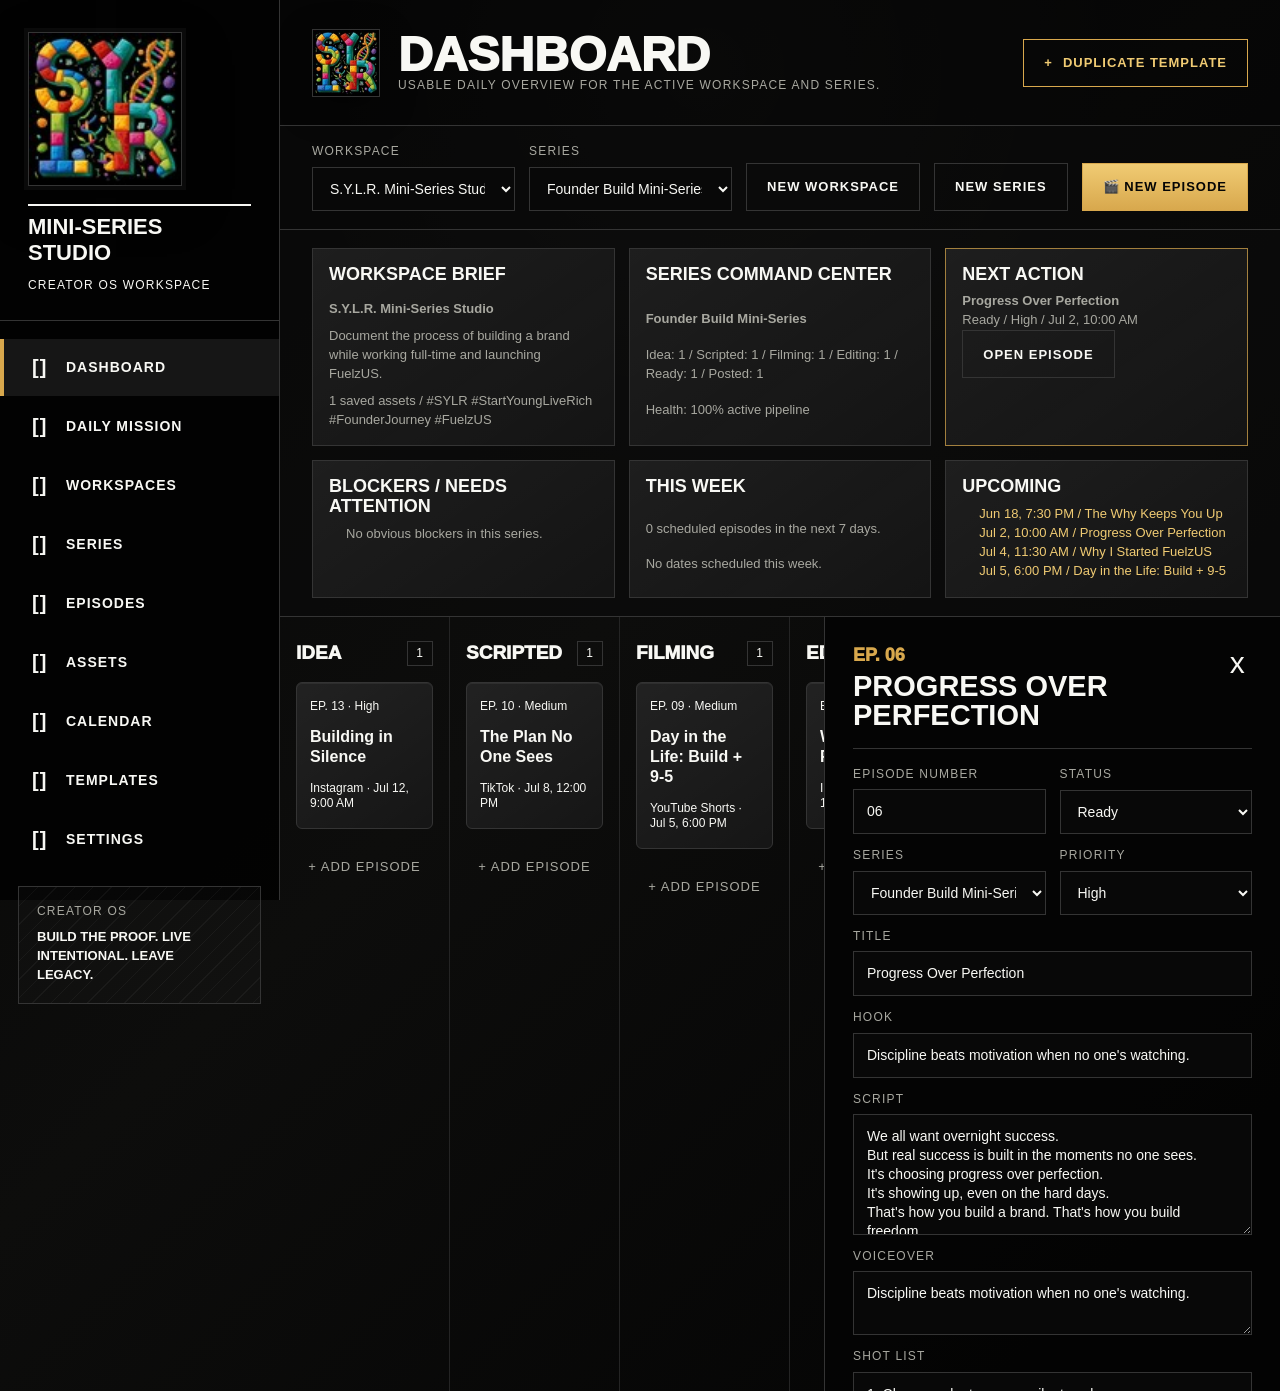
<file: index.html>
<!doctype html>
<html lang="en">
  <head>
    <meta charset="UTF-8" />
    <meta name="viewport" content="width=device-width, initial-scale=1.0" />
    <title>Creator OS - S.Y.L.R. Mini-Series Studio</title>
    <link rel="icon" type="image/jpeg" href="./assets/sylr-brand-icon.jpg" />
    <link rel="apple-touch-icon" href="./assets/sylr-brand-icon.jpg" />
    <link rel="stylesheet" href="./styles.css" />
  </head>
  <body>
    <div class="app-shell">
      <aside class="sidebar" aria-label="Creator OS navigation">
        <div class="brand-block">
          <img
            class="brand-icon"
            src="./assets/sylr-brand-icon.jpg"
            alt="S.Y.L.R. brand icon"
          />
          <div class="crown" aria-hidden="true">*</div>
          <div class="brand-mark">S.Y.L.R.</div>
          <div class="studio-name">Mini-Series Studio</div>
          <div class="brand-line">Creator OS Workspace</div>
        </div>
        <nav class="nav-list">
          <button class="nav-item active" type="button" data-module="dashboard">
            <span class="nav-icon" aria-hidden="true">[]</span>
            Dashboard
          </button>
          <button class="nav-item" type="button" data-module="dailyMission">
            <span class="nav-icon" aria-hidden="true">[]</span>
            Daily Mission
          </button>
          <button class="nav-item" type="button" data-module="workspaces">
            <span class="nav-icon" aria-hidden="true">[]</span>
            Workspaces
          </button>
          <button class="nav-item" type="button" data-module="series">
            <span class="nav-icon" aria-hidden="true">[]</span>
            Series
          </button>
          <button class="nav-item" type="button" data-module="episodes">
            <span class="nav-icon" aria-hidden="true">[]</span>
            Episodes
          </button>
          <button class="nav-item" type="button" data-module="assets">
            <span class="nav-icon" aria-hidden="true">[]</span>
            Assets
          </button>
          <button class="nav-item" type="button" data-module="calendar">
            <span class="nav-icon" aria-hidden="true">[]</span>
            Calendar
          </button>
          <button class="nav-item" type="button" data-module="templates">
            <span class="nav-icon" aria-hidden="true">[]</span>
            Templates
          </button>
          <button class="nav-item" type="button" data-module="settings">
            <span class="nav-icon" aria-hidden="true">[]</span>
            Settings
          </button>
        </nav>
        <div class="founder-card">
          <span>Creator OS</span>
          <strong>Build the proof. Live intentional. Leave legacy.</strong>
        </div>
      </aside>

      <main class="studio">
        <header class="topbar">
          <div class="dashboard-title">
            <img
              class="dashboard-icon"
              src="./assets/sylr-brand-icon.jpg"
              alt=""
              aria-hidden="true"
            />
            <div>
              <h1 id="moduleTitle">Dashboard</h1>
              <p id="moduleSubtitle">Manage short-form founder episodes from idea to post.</p>
            </div>
          </div>
          <button class="duplicate-btn" id="duplicateTemplate" type="button">
            <span aria-hidden="true">+</span>
            Duplicate Template
          </button>
        </header>

        <section class="mobile-summary" aria-label="Current selection">
          <div>
            <span id="mobileEpisode">EP. 06</span>
            <strong id="mobileTitle">Progress Over Perfection</strong>
          </div>
          <button class="mini-action" id="mobileDuplicate" type="button">Duplicate</button>
        </section>

        <section class="foundation-bar" aria-label="Workspace and series controls">
          <label>
            <span>Workspace</span>
            <select id="workspaceSelect"></select>
          </label>
          <label>
            <span>Series</span>
            <select id="seriesSelect"></select>
          </label>
          <button class="ghost-btn" id="newWorkspace" type="button">New Workspace</button>
          <button class="ghost-btn" id="newSeries" type="button">New Series</button>
          <button class="primary-btn" id="newEpisode" type="button">🎬 New Episode</button>
        </section>

        <section class="module-panel" id="modulePanel" aria-live="polite"></section>

        <section class="workspace" aria-label="Episode dashboard">
          <div class="board" id="board" aria-label="Episode status columns"></div>

          <aside class="inspector" aria-label="Episode editor">
            <div class="inspector-heading">
              <div>
                <span id="selectedEpisodeLabel">EP. 06</span>
                <h2 id="selectedEpisodeTitle">Progress Over Perfection</h2>
              </div>
              <button class="close-button" type="button" aria-label="Close editor">x</button>
            </div>

            <form id="episodeForm" class="episode-form">
              <div class="field-row two">
                <label>
                  <span>Episode Number</span>
                  <input name="episodeNumber" type="text" />
                </label>
                <label>
                  <span>Status</span>
                  <select name="status"></select>
                </label>
              </div>

              <div class="field-row two">
                <label>
                  <span>Series</span>
                  <select name="seriesId"></select>
                </label>
                <label>
                  <span>Priority</span>
                  <select name="priority">
                    <option>Low</option>
                    <option>Medium</option>
                    <option>High</option>
                    <option>Urgent</option>
                  </select>
                </label>
              </div>

              <label>
                <span>Title</span>
                <input name="title" type="text" />
              </label>

              <label>
                <span>Hook</span>
                <input name="hook" type="text" />
              </label>

              <label>
                <span>Script</span>
                <textarea name="script" rows="5"></textarea>
              </label>

              <label>
                <span>Voiceover</span>
                <textarea name="voiceover" rows="2"></textarea>
              </label>

              <label>
                <span>Shot List</span>
                <textarea name="shotList" rows="5"></textarea>
              </label>

              <label>
                <span>Caption</span>
                <textarea name="caption" rows="3"></textarea>
              </label>

              <label>
                <span>Hashtags</span>
                <input name="hashtags" type="text" />
              </label>

              <div class="field-row two">
                <label>
                  <span>Product Tie-In</span>
                  <input name="productTieIn" type="text" />
                </label>
                <label>
                  <span>Platform</span>
                  <select name="platform">
                    <option>TikTok</option>
                    <option>Instagram</option>
                    <option>YouTube Shorts</option>
                    <option>LinkedIn</option>
                  </select>
                </label>
              </div>

              <div class="field-row two">
                <label>
                  <span>Content Type</span>
                  <select name="contentType">
                    <option>Short-form Video</option>
                    <option>Carousel</option>
                    <option>Story</option>
                    <option>Long-form Video</option>
                  </select>
                </label>
                <label>
                  <span>Source Type</span>
                  <select name="sourceType">
                    <option>Founder Original</option>
                    <option>Customer Question</option>
                    <option>Product Moment</option>
                    <option>Behind the Scenes</option>
                  </select>
                </label>
              </div>

              <div class="field-row two">
                <label>
                  <span>Publish Date</span>
                  <input name="publishDate" type="date" />
                </label>
                <label>
                  <span>Publish Time</span>
                  <input name="publishTime" type="time" />
                </label>
              </div>

              <label>
                <span>Scheduled Post Date</span>
                <input name="scheduledPostDate" type="datetime-local" />
              </label>

              <div class="form-actions">
                <button class="ghost-btn" type="button" id="saveDraft">Save Draft</button>
                <button class="primary-btn" type="submit">Update Episode</button>
              </div>
            </form>
          </aside>
        </section>
      </main>
    </div>
    <div class="toast" id="toast" role="status" aria-live="polite"></div>
    <input id="importFile" type="file" accept="application/json" hidden />
    <script src="./app.js"></script>
  </body>
</html>
</file>
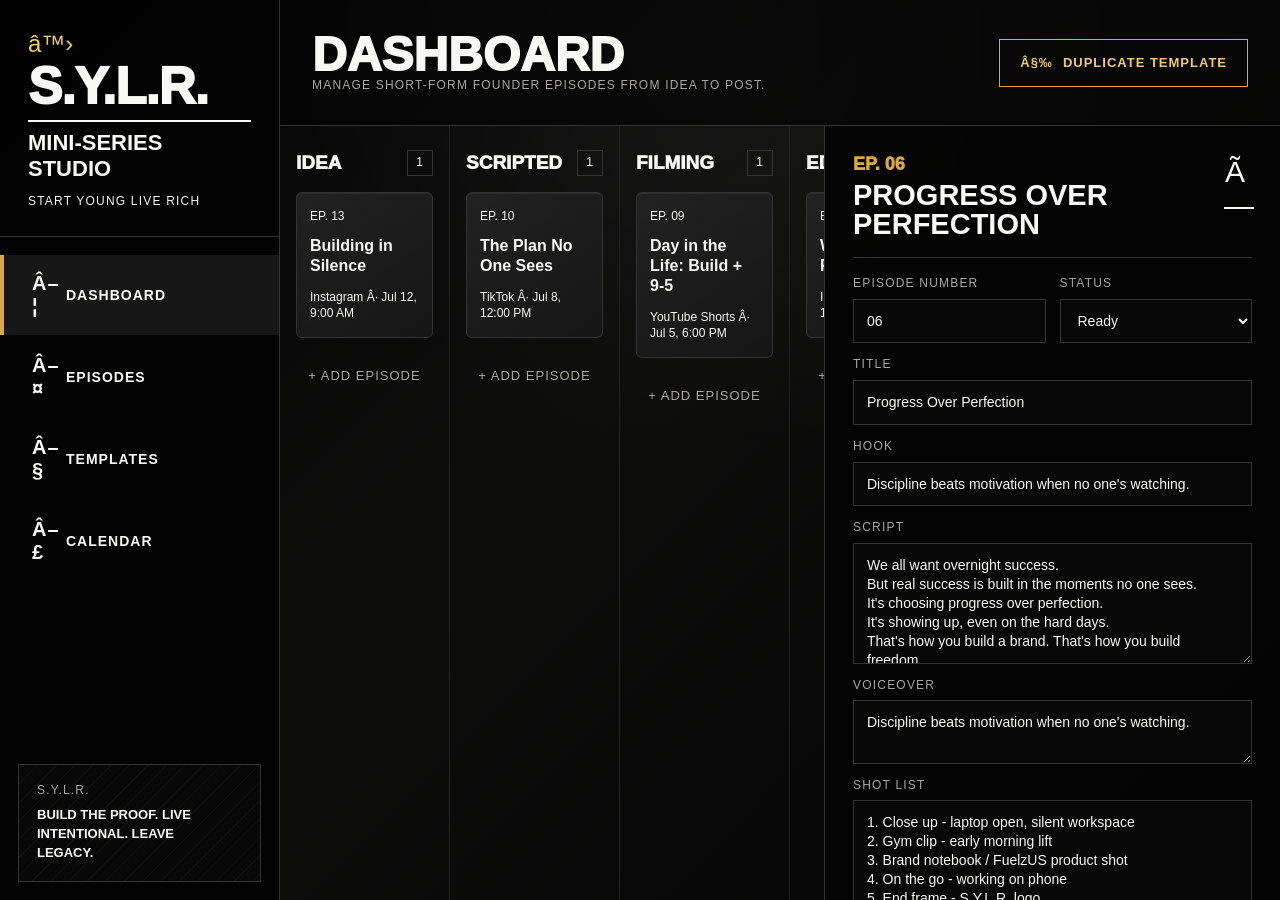
<file: sylr-mini-series-studio.html>
﻿<!doctype html>
<html lang="en">
  <head>
    <meta charset="UTF-8" />
    <meta name="viewport" content="width=device-width, initial-scale=1.0" />
    <title>S.Y.L.R. Mini-Series Studio</title>
    <style>
:root {
  --black: #050505;
  --ink: #0a0a0a;
  --panel: #111111;
  --panel-2: #171717;
  --line: #343434;
  --line-soft: #242424;
  --white: #f8f8f4;
  --muted: #a8a8a0;
  --dim: #73736c;
  --gold: #d8a84d;
  --gold-2: #f0cb73;
  --success: #d7f2b4;
  --radius: 6px;
  --shadow: 0 18px 70px rgba(0, 0, 0, 0.45);
  font-family:
    "Arial Narrow", "Roboto Condensed", "Helvetica Neue", Arial, sans-serif;
}

* {
  box-sizing: border-box;
}

body {
  margin: 0;
  min-height: 100vh;
  background:
    radial-gradient(circle at 55% 5%, rgba(255, 255, 255, 0.045), transparent 26rem),
    linear-gradient(135deg, #050505 0%, #0d0d0c 46%, #030303 100%);
  color: var(--white);
  letter-spacing: 0;
}

button,
input,
select,
textarea {
  font: inherit;
}

button {
  cursor: pointer;
}

.app-shell {
  display: grid;
  grid-template-columns: 280px minmax(0, 1fr);
  min-height: 100vh;
}

.sidebar {
  position: sticky;
  top: 0;
  height: 100vh;
  border-right: 1px solid var(--line);
  background: rgba(3, 3, 3, 0.92);
  display: flex;
  flex-direction: column;
}

.brand-block {
  padding: 32px 28px 26px;
  border-bottom: 1px solid var(--line);
}

.crown {
  color: var(--gold-2);
  font-size: 24px;
  line-height: 1;
  margin-bottom: 8px;
}

.brand-mark {
  font-size: clamp(42px, 4vw, 58px);
  line-height: 0.9;
  font-weight: 950;
  letter-spacing: -1px;
  white-space: nowrap;
}

.studio-name {
  display: inline-block;
  margin-top: 10px;
  padding-top: 8px;
  border-top: 2px solid var(--white);
  text-transform: uppercase;
  font-size: 22px;
  font-weight: 900;
}

.brand-line,
.topbar p,
.field-row span,
label span,
.column-count,
.episode-meta,
.founder-card span {
  color: var(--muted);
  text-transform: uppercase;
  font-size: 12px;
  line-height: 1.3;
  letter-spacing: 1.2px;
}

.brand-line {
  margin-top: 12px;
  color: var(--white);
}

.nav-list {
  display: grid;
  gap: 2px;
  padding: 18px 0;
}

.nav-item {
  width: 100%;
  display: flex;
  align-items: center;
  gap: 14px;
  border: 0;
  border-left: 4px solid transparent;
  padding: 17px 28px;
  background: transparent;
  color: var(--white);
  text-align: left;
  text-transform: uppercase;
  font-size: 14px;
  font-weight: 800;
  letter-spacing: 1px;
}

.nav-item.active,
.nav-item:hover {
  border-left-color: var(--gold);
  background: rgba(255, 255, 255, 0.08);
}

.nav-icon {
  width: 20px;
  color: var(--white);
  font-size: 20px;
}

.founder-card {
  margin: auto 18px 18px;
  border: 1px solid var(--line);
  padding: 18px;
  min-height: 118px;
  display: grid;
  align-content: end;
  background:
    linear-gradient(rgba(255, 255, 255, 0.02), rgba(255, 255, 255, 0.02)),
    repeating-linear-gradient(135deg, rgba(255, 255, 255, 0.04) 0 1px, transparent 1px 13px);
}

.founder-card strong {
  display: block;
  margin-top: 8px;
  max-width: 160px;
  font-size: 13px;
  text-transform: uppercase;
  line-height: 1.45;
}

.studio {
  min-width: 0;
}

.topbar {
  min-height: 126px;
  display: flex;
  align-items: center;
  justify-content: space-between;
  gap: 24px;
  padding: 28px 32px;
  border-bottom: 1px solid var(--line);
  background: rgba(5, 5, 5, 0.72);
}

h1,
h2,
h3,
p {
  margin: 0;
}

h1 {
  text-transform: uppercase;
  font-size: clamp(36px, 5vw, 48px);
  line-height: 0.95;
  font-weight: 950;
}

.duplicate-btn,
.primary-btn,
.ghost-btn,
.mini-action {
  min-height: 48px;
  border: 1px solid var(--gold);
  background: transparent;
  color: var(--gold-2);
  padding: 0 20px;
  text-transform: uppercase;
  font-size: 13px;
  font-weight: 900;
  letter-spacing: 1px;
}

.duplicate-btn {
  display: inline-flex;
  align-items: center;
  gap: 10px;
  white-space: nowrap;
}

.workspace {
  display: grid;
  grid-template-columns: minmax(0, 1fr) minmax(360px, 455px);
  min-height: calc(100vh - 126px);
}

.board {
  display: grid;
  grid-template-columns: repeat(6, minmax(170px, 1fr));
  overflow-x: auto;
  border-right: 1px solid var(--line);
}

.status-column {
  min-width: 170px;
  border-right: 1px solid var(--line-soft);
  padding: 24px 16px 18px;
}

.column-header {
  display: flex;
  align-items: center;
  justify-content: space-between;
  gap: 10px;
  margin-bottom: 16px;
}

.column-title {
  text-transform: uppercase;
  font-size: 19px;
  font-weight: 950;
}

.column-count {
  color: var(--white);
  border: 1px solid var(--line);
  padding: 4px 8px;
}

.episode-list {
  display: grid;
  gap: 10px;
}

.episode-card {
  width: 100%;
  min-height: 132px;
  border: 1px solid var(--line);
  border-radius: var(--radius);
  background:
    linear-gradient(145deg, rgba(255, 255, 255, 0.07), rgba(255, 255, 255, 0.018)),
    var(--panel);
  color: var(--white);
  text-align: left;
  padding: 16px 13px;
  box-shadow: inset 0 1px 0 rgba(255, 255, 255, 0.06);
}

.episode-card:hover,
.episode-card.selected {
  border-color: var(--gold);
}

.episode-card.selected {
  box-shadow:
    0 0 0 1px rgba(216, 168, 77, 0.34),
    var(--shadow);
}

.episode-card strong {
  display: block;
  margin: 12px 0 14px;
  font-size: 16px;
  line-height: 1.25;
}

.episode-meta {
  display: flex;
  align-items: center;
  gap: 8px;
  color: var(--white);
  text-transform: none;
  letter-spacing: 0;
}

.add-episode {
  margin-top: 16px;
  width: 100%;
  border: 0;
  color: var(--muted);
  background: transparent;
  text-transform: uppercase;
  font-size: 13px;
  letter-spacing: 1px;
  padding: 14px 0;
}

.inspector {
  background: rgba(4, 4, 4, 0.9);
  padding: 28px;
  overflow: auto;
  max-height: calc(100vh - 126px);
}

.inspector-heading {
  display: flex;
  align-items: flex-start;
  justify-content: space-between;
  gap: 16px;
  padding-bottom: 18px;
  border-bottom: 1px solid var(--line);
}

.inspector-heading span {
  color: var(--gold);
  font-size: 18px;
  font-weight: 950;
}

.inspector-heading h2 {
  margin-top: 6px;
  font-size: 29px;
  line-height: 1;
  text-transform: uppercase;
}

.close-button {
  width: 34px;
  height: 34px;
  border: 0;
  background: transparent;
  color: var(--white);
  font-size: 30px;
}

.episode-form {
  display: grid;
  gap: 14px;
  padding-top: 18px;
}

label {
  display: grid;
  gap: 7px;
}

input,
select,
textarea {
  width: 100%;
  border: 1px solid var(--line);
  border-radius: 0;
  background: #080808;
  color: var(--white);
  padding: 12px 13px;
  outline: none;
  font-size: 14px;
  line-height: 1.35;
}

textarea {
  resize: vertical;
}

input:focus,
select:focus,
textarea:focus {
  border-color: var(--gold);
}

.field-row {
  display: grid;
  gap: 14px;
}

.field-row.two {
  grid-template-columns: repeat(2, minmax(0, 1fr));
}

.form-actions {
  display: grid;
  grid-template-columns: 1fr 1.15fr;
  gap: 12px;
  padding-top: 6px;
}

.primary-btn {
  color: var(--black);
  background: linear-gradient(180deg, var(--gold-2), var(--gold));
}

.ghost-btn {
  border-color: var(--line);
  color: var(--white);
}

.mobile-summary {
  display: none;
  border-bottom: 1px solid var(--line);
  padding: 14px 16px;
  align-items: center;
  justify-content: space-between;
  gap: 14px;
}

.mobile-summary span {
  display: block;
  color: var(--gold);
  font-weight: 950;
}

.mobile-summary strong {
  display: block;
  margin-top: 3px;
  text-transform: uppercase;
}

.toast {
  position: fixed;
  left: 50%;
  bottom: 24px;
  transform: translateX(-50%) translateY(20px);
  opacity: 0;
  pointer-events: none;
  border: 1px solid var(--gold);
  background: #0a0a0a;
  color: var(--white);
  padding: 12px 16px;
  text-transform: uppercase;
  font-size: 13px;
  font-weight: 900;
  letter-spacing: 1px;
  transition: 180ms ease;
}

.toast.show {
  opacity: 1;
  transform: translateX(-50%) translateY(0);
}

@media (max-width: 1180px) {
  .app-shell {
    grid-template-columns: 220px minmax(0, 1fr);
  }

  .workspace {
    grid-template-columns: 1fr;
  }

  .inspector {
    max-height: none;
    border-top: 1px solid var(--line);
  }
}

@media (max-width: 760px) {
  .app-shell {
    display: block;
  }

  .sidebar {
    position: static;
    height: auto;
    border-right: 0;
  }

  .brand-block {
    padding: 22px 18px 18px;
  }

  .brand-mark {
    font-size: 46px;
  }

  .studio-name {
    font-size: 17px;
  }

  .nav-list {
    display: flex;
    overflow-x: auto;
    padding: 0 12px 14px;
  }

  .nav-item {
    min-width: max-content;
    border-left: 0;
    border-bottom: 3px solid transparent;
    padding: 12px 10px;
    font-size: 12px;
  }

  .nav-item.active,
  .nav-item:hover {
    border-bottom-color: var(--gold);
  }

  .founder-card {
    display: none;
  }

  .topbar {
    min-height: auto;
    display: grid;
    padding: 20px 16px;
  }

  h1 {
    font-size: 38px;
  }

  .duplicate-btn,
  .mobile-summary,
  .form-actions,
  .field-row.two {
    grid-template-columns: 1fr;
  }

  .mobile-summary {
    display: flex;
  }

  .workspace {
    min-height: 0;
  }

  .board {
    grid-template-columns: 1fr;
    overflow: visible;
    border-right: 0;
  }

  .status-column {
    min-width: 0;
    border-right: 0;
    border-bottom: 1px solid var(--line);
    padding: 18px 16px;
  }

  .episode-list {
    grid-template-columns: repeat(auto-fit, minmax(210px, 1fr));
  }

  .inspector {
    padding: 22px 16px;
  }

  .inspector-heading h2 {
    font-size: 24px;
  }
}

</style>
  </head>
  <body>
    <div class="app-shell">
      <aside class="sidebar" aria-label="Studio navigation">
        <div class="brand-block">
          <div class="crown" aria-hidden="true">â™›</div>
          <div class="brand-mark">S.Y.L.R.</div>
          <div class="studio-name">Mini-Series Studio</div>
          <div class="brand-line">Start Young Live Rich</div>
        </div>
        <nav class="nav-list">
          <button class="nav-item active" type="button">
            <span class="nav-icon" aria-hidden="true">â–¦</span>
            Dashboard
          </button>
          <button class="nav-item" type="button">
            <span class="nav-icon" aria-hidden="true">â–¤</span>
            Episodes
          </button>
          <button class="nav-item" type="button">
            <span class="nav-icon" aria-hidden="true">â–§</span>
            Templates
          </button>
          <button class="nav-item" type="button">
            <span class="nav-icon" aria-hidden="true">â–£</span>
            Calendar
          </button>
        </nav>
        <div class="founder-card">
          <span>S.Y.L.R.</span>
          <strong>Build the proof. Live intentional. Leave legacy.</strong>
        </div>
      </aside>

      <main class="studio">
        <header class="topbar">
          <div>
            <h1>Dashboard</h1>
            <p>Manage short-form founder episodes from idea to post.</p>
          </div>
          <button class="duplicate-btn" id="duplicateTemplate" type="button">
            <span aria-hidden="true">â§‰</span>
            Duplicate Template
          </button>
        </header>

        <section class="mobile-summary" aria-label="Current selection">
          <div>
            <span id="mobileEpisode">EP. 06</span>
            <strong id="mobileTitle">Progress Over Perfection</strong>
          </div>
          <button class="mini-action" id="mobileDuplicate" type="button">Duplicate</button>
        </section>

        <section class="workspace" aria-label="Episode dashboard">
          <div class="board" id="board" aria-label="Episode status columns"></div>

          <aside class="inspector" aria-label="Episode editor">
            <div class="inspector-heading">
              <div>
                <span id="selectedEpisodeLabel">EP. 06</span>
                <h2 id="selectedEpisodeTitle">Progress Over Perfection</h2>
              </div>
              <button class="close-button" type="button" aria-label="Close editor">Ã—</button>
            </div>

            <form id="episodeForm" class="episode-form">
              <div class="field-row two">
                <label>
                  <span>Episode Number</span>
                  <input name="episodeNumber" type="text" />
                </label>
                <label>
                  <span>Status</span>
                  <select name="status"></select>
                </label>
              </div>

              <label>
                <span>Title</span>
                <input name="title" type="text" />
              </label>

              <label>
                <span>Hook</span>
                <input name="hook" type="text" />
              </label>

              <label>
                <span>Script</span>
                <textarea name="script" rows="5"></textarea>
              </label>

              <label>
                <span>Voiceover</span>
                <textarea name="voiceover" rows="2"></textarea>
              </label>

              <label>
                <span>Shot List</span>
                <textarea name="shotList" rows="5"></textarea>
              </label>

              <label>
                <span>Caption</span>
                <textarea name="caption" rows="3"></textarea>
              </label>

              <label>
                <span>Hashtags</span>
                <input name="hashtags" type="text" />
              </label>

              <div class="field-row two">
                <label>
                  <span>Product Tie-In</span>
                  <input name="productTieIn" type="text" />
                </label>
                <label>
                  <span>Platform</span>
                  <select name="platform">
                    <option>TikTok</option>
                    <option>Instagram</option>
                    <option>YouTube Shorts</option>
                    <option>LinkedIn</option>
                  </select>
                </label>
              </div>

              <label>
                <span>Scheduled Post Date</span>
                <input name="scheduledPostDate" type="datetime-local" />
              </label>

              <div class="form-actions">
                <button class="ghost-btn" type="button" id="saveDraft">Save Draft</button>
                <button class="primary-btn" type="submit">Update Episode</button>
              </div>
            </form>
          </aside>
        </section>
      </main>
    </div>
    <div class="toast" id="toast" role="status" aria-live="polite"></div>
    <script>
const statuses = ["Idea", "Scripted", "Filming", "Editing", "Ready", "Posted"];

const templateEpisode = {
  title: "Founder Template: One Real Lesson",
  episodeNumber: "T01",
  hook: "Nobody sees this part, but this is where the brand gets built.",
  script:
    "Open on the after-hours work setup.\nName the problem in one sentence.\nShow the real action.\nTie it back to Start Young Live Rich.\nClose with one useful lesson.",
  voiceover: "The dream gets built when nobody is clapping yet.",
  shotList:
    "1. Laptop open after work\n2. Notes, orders, or product in frame\n3. Founder walking into the next task\n4. Close-up of the brand detail\n5. End frame with S.Y.L.R.",
  caption: "Building after hours still counts. Every focused rep compounds.",
  hashtags: "#SYLR #StartYoungLiveRich #FounderJourney #BuildInSilence #FuelzUS",
  productTieIn: "S.Y.L.R. founder story",
  platform: "TikTok",
  status: "Idea",
  scheduledPostDate: "2026-07-06T10:00",
};

let episodes = [
  {
    title: "Progress Over Perfection",
    episodeNumber: "06",
    hook: "Discipline beats motivation when no one's watching.",
    script:
      "We all want overnight success.\nBut real success is built in the moments no one sees.\nIt's choosing progress over perfection.\nIt's showing up, even on the hard days.\nThat's how you build a brand. That's how you build freedom.",
    voiceover: "Discipline beats motivation when no one's watching.",
    shotList:
      "1. Close up - laptop open, silent workspace\n2. Gym clip - early morning lift\n3. Brand notebook / FuelzUS product shot\n4. On the go - working on phone\n5. End frame - S.Y.L.R. logo",
    caption: "Progress isn't always loud. But it's always leading somewhere. #SYLR",
    hashtags: "#SYLR #StartYoungLiveRich #Discipline #FuelzUS #ProgressOverPerfection #FounderJourney",
    productTieIn: "FuelzUS Hydration",
    platform: "TikTok",
    status: "Ready",
    scheduledPostDate: "2026-07-02T10:00",
  },
  {
    title: "The Why Keeps You Up",
    episodeNumber: "03",
    hook: "Full-time job by day. Brand builder by night.",
    script:
      "Clocking out doesn't mean the mission clocks out.\nFuelzUS started as a problem I wanted to solve.\nS.Y.L.R. is the reminder that the work has a bigger purpose.",
    voiceover: "If your why is real, the late nights start to make sense.",
    shotList:
      "1. Leaving work\n2. Night desk setup\n3. FuelzUS route notes\n4. Packing sample product\n5. Founder reflection shot",
    caption: "The schedule is full because the vision is bigger.",
    hashtags: "#SYLR #FuelzUS #FounderLife #FullTimeFounder #StartYoungLiveRich",
    productTieIn: "FuelzUS launch story",
    platform: "Instagram",
    status: "Posted",
    scheduledPostDate: "2026-06-18T19:30",
  },
  {
    title: "Building in Silence",
    episodeNumber: "13",
    hook: "Some chapters are meant to be quiet until they are solid.",
    script:
      "Everybody wants the announcement.\nFew people respect the reps before it.\nThis week is about documenting the build, not performing success.",
    voiceover: "Build the thing before you ask the world to believe in it.",
    shotList:
      "1. Silent planning board\n2. Founder checking product notes\n3. Quick workout cutaway\n4. FuelzUS delivery prep\n5. S.Y.L.R. hoodie detail",
    caption: "Build in silence. Let the results introduce the standard.",
    hashtags: "#BuildInSilence #SYLR #StartYoungLiveRich #FounderJourney",
    productTieIn: "S.Y.L.R. hoodie",
    platform: "Instagram",
    status: "Idea",
    scheduledPostDate: "2026-07-12T09:00",
  },
  {
    title: "The Plan No One Sees",
    episodeNumber: "10",
    hook: "A brand is not built from vibes. It is built from systems.",
    script:
      "Content, product, delivery, follow-up.\nEvery part needs a system.\nFuelzUS taught me that the back end matters as much as the front camera.",
    voiceover: "The plan behind the brand is what makes the brand last.",
    shotList:
      "1. Weekly planning page\n2. Order tracker glance\n3. Recording setup\n4. Product tie-in close-up\n5. Founder walking out with purpose",
    caption: "The unseen system is the visible advantage.",
    hashtags: "#FounderSystems #SYLR #FuelzUS #BrandBuilding",
    productTieIn: "FuelzUS order workflow",
    platform: "TikTok",
    status: "Scripted",
    scheduledPostDate: "2026-07-08T12:00",
  },
  {
    title: "Day in the Life: Build + 9-5",
    episodeNumber: "09",
    hook: "This is what building after the job really looks like.",
    script:
      "Early alarm. Work day. Short break. Brand tasks. FuelzUS follow-ups.\nNo glamour edit. Just the real rhythm of building something while life is still moving.",
    voiceover: "You do not need more hours. You need more intention with the hours you have.",
    shotList:
      "1. Alarm clock\n2. Commute or work bag\n3. Lunch-break notes\n4. Evening brand work\n5. FuelzUS delivery prep",
    caption: "Full-time schedule. Founder standard.",
    hashtags: "#DayInTheLife #SYLR #FuelzUS #FullTimeFounder",
    productTieIn: "FuelzUS daily use",
    platform: "YouTube Shorts",
    status: "Filming",
    scheduledPostDate: "2026-07-05T18:00",
  },
  {
    title: "Why I Started FuelzUS",
    episodeNumber: "08",
    hook: "I did not want another idea. I wanted a real solution.",
    script:
      "FuelzUS came from seeing a simple gap: people need better access to fuel and essentials when time is tight.\nThe mission is convenience with discipline behind it.",
    voiceover: "The best brands start by solving something real.",
    shotList:
      "1. Founder talking to camera\n2. FuelzUS notes\n3. Product/service moment\n4. Local route shot\n5. S.Y.L.R. closing line",
    caption: "Start with a real problem. Build the solution with standards.",
    hashtags: "#FuelzUS #SYLR #StartupStory #FounderJourney",
    productTieIn: "FuelzUS origin",
    platform: "Instagram",
    status: "Editing",
    scheduledPostDate: "2026-07-04T11:30",
  },
];

let selectedIndex = 0;

const board = document.querySelector("#board");
const form = document.querySelector("#episodeForm");
const toast = document.querySelector("#toast");
const statusSelect = form.elements.status;

statuses.forEach((status) => {
  const option = document.createElement("option");
  option.value = status;
  option.textContent = status;
  statusSelect.append(option);
});

function formatEpisodeNumber(value) {
  return `EP. ${value}`;
}

function formatDate(value) {
  if (!value) return "Unscheduled";
  return new Intl.DateTimeFormat("en", {
    month: "short",
    day: "numeric",
    hour: "numeric",
    minute: "2-digit",
  }).format(new Date(value));
}

function renderBoard() {
  board.innerHTML = "";

  statuses.forEach((status) => {
    const column = document.createElement("section");
    column.className = "status-column";
    column.setAttribute("aria-label", `${status} episodes`);

    const statusEpisodes = episodes
      .map((episode, index) => ({ episode, index }))
      .filter(({ episode }) => episode.status === status);

    column.innerHTML = `
      <div class="column-header">
        <h3 class="column-title">${status}</h3>
        <span class="column-count">${statusEpisodes.length}</span>
      </div>
      <div class="episode-list"></div>
      <button class="add-episode" type="button">+ Add Episode</button>
    `;

    const list = column.querySelector(".episode-list");
    statusEpisodes.forEach(({ episode, index }) => {
      const card = document.createElement("button");
      card.className = `episode-card${index === selectedIndex ? " selected" : ""}`;
      card.type = "button";
      card.innerHTML = `
        <span class="episode-meta">${formatEpisodeNumber(episode.episodeNumber)}</span>
        <strong>${episode.title}</strong>
        <span class="episode-meta">${episode.platform} Â· ${formatDate(episode.scheduledPostDate)}</span>
      `;
      card.addEventListener("click", () => {
        selectedIndex = index;
        syncSelection();
      });
      list.append(card);
    });

    column.querySelector(".add-episode").addEventListener("click", () => duplicateTemplate(status));
    board.append(column);
  });
}

function syncSelection() {
  const episode = episodes[selectedIndex];
  document.querySelector("#selectedEpisodeLabel").textContent = formatEpisodeNumber(episode.episodeNumber);
  document.querySelector("#selectedEpisodeTitle").textContent = episode.title;
  document.querySelector("#mobileEpisode").textContent = formatEpisodeNumber(episode.episodeNumber);
  document.querySelector("#mobileTitle").textContent = episode.title;

  Object.entries(episode).forEach(([key, value]) => {
    if (form.elements[key]) form.elements[key].value = value;
  });

  renderBoard();
}

function readForm() {
  const nextEpisode = { ...episodes[selectedIndex] };
  Object.keys(nextEpisode).forEach((key) => {
    if (form.elements[key]) nextEpisode[key] = form.elements[key].value;
  });
  return nextEpisode;
}

function duplicateTemplate(status = "Idea") {
  const nextNumber = String(Math.max(...episodes.map((episode) => Number(episode.episodeNumber) || 0)) + 1).padStart(2, "0");
  const duplicate = {
    ...templateEpisode,
    episodeNumber: nextNumber,
    title: `Founder Build Log ${nextNumber}`,
    status,
  };

  episodes = [duplicate, ...episodes];
  selectedIndex = 0;
  syncSelection();
  showToast("Episode template duplicated");
}

function showToast(message) {
  toast.textContent = message;
  toast.classList.add("show");
  window.clearTimeout(showToast.timer);
  showToast.timer = window.setTimeout(() => toast.classList.remove("show"), 1800);
}

form.addEventListener("input", () => {
  episodes[selectedIndex] = readForm();
  syncSelection();
});

form.addEventListener("submit", (event) => {
  event.preventDefault();
  episodes[selectedIndex] = readForm();
  syncSelection();
  showToast("Episode updated");
});

document.querySelector("#duplicateTemplate").addEventListener("click", () => duplicateTemplate());
document.querySelector("#mobileDuplicate").addEventListener("click", () => duplicateTemplate());
document.querySelector("#saveDraft").addEventListener("click", () => showToast("Draft saved locally"));

syncSelection();

</script>
  </body>
</html>
</file>
<file: styles.css>
:root {
  --black: #050505;
  --ink: #0a0a0a;
  --panel: #111111;
  --panel-2: #171717;
  --line: #343434;
  --line-soft: #242424;
  --white: #f8f8f4;
  --muted: #a8a8a0;
  --dim: #73736c;
  --gold: #d8a84d;
  --gold-2: #f0cb73;
  --success: #d7f2b4;
  --radius: 6px;
  --shadow: 0 18px 70px rgba(0, 0, 0, 0.45);
  font-family:
    "Arial Narrow", "Roboto Condensed", "Helvetica Neue", Arial, sans-serif;
}

* {
  box-sizing: border-box;
}

body {
  margin: 0;
  min-height: 100vh;
  background:
    radial-gradient(circle at 55% 5%, rgba(255, 255, 255, 0.045), transparent 26rem),
    linear-gradient(135deg, #050505 0%, #0d0d0c 46%, #030303 100%);
  color: var(--white);
  letter-spacing: 0;
}

button,
input,
select,
textarea {
  font: inherit;
}

button {
  cursor: pointer;
}

.app-shell {
  display: grid;
  grid-template-columns: 280px minmax(0, 1fr);
  min-height: 100vh;
}

.sidebar {
  position: sticky;
  top: 0;
  height: 100vh;
  border-right: 1px solid var(--line);
  background: rgba(3, 3, 3, 0.92);
  display: flex;
  flex-direction: column;
}

.brand-block {
  padding: 32px 28px 26px;
  border-bottom: 1px solid var(--line);
}

.crown,
.brand-mark {
  display: none;
}

.brand-icon {
  display: block;
  width: min(100%, 154px);
  aspect-ratio: 1;
  object-fit: cover;
  border: 1px solid var(--line);
  box-shadow:
    0 0 0 4px rgba(255, 255, 255, 0.035),
    0 18px 44px rgba(0, 0, 0, 0.42);
}

.dashboard-title {
  display: flex;
  align-items: center;
  gap: 18px;
  min-width: 0;
}

.dashboard-icon {
  width: 68px;
  height: 68px;
  flex: 0 0 auto;
  object-fit: cover;
  border: 1px solid var(--line);
  box-shadow: 0 10px 34px rgba(0, 0, 0, 0.36);
}

.studio-name {
  display: inline-block;
  margin-top: 18px;
  padding-top: 8px;
  border-top: 2px solid var(--white);
  text-transform: uppercase;
  font-size: 22px;
  font-weight: 900;
}

.brand-line,
.topbar p,
.field-row span,
label span,
.column-count,
.episode-meta,
.founder-card span {
  color: var(--muted);
  text-transform: uppercase;
  font-size: 12px;
  line-height: 1.3;
  letter-spacing: 1.2px;
}

.brand-line {
  margin-top: 12px;
  color: var(--white);
}

.nav-list {
  display: grid;
  gap: 2px;
  padding: 18px 0;
}

.nav-item {
  width: 100%;
  display: flex;
  align-items: center;
  gap: 14px;
  border: 0;
  border-left: 4px solid transparent;
  padding: 17px 28px;
  background: transparent;
  color: var(--white);
  text-align: left;
  text-transform: uppercase;
  font-size: 14px;
  font-weight: 800;
  letter-spacing: 1px;
}

.nav-item.active,
.nav-item:hover {
  border-left-color: var(--gold);
  background: rgba(255, 255, 255, 0.08);
}

.nav-icon {
  width: 20px;
  color: var(--white);
  font-size: 20px;
}

.founder-card {
  margin: auto 18px 18px;
  border: 1px solid var(--line);
  padding: 18px;
  min-height: 118px;
  display: grid;
  align-content: end;
  background:
    linear-gradient(rgba(255, 255, 255, 0.02), rgba(255, 255, 255, 0.02)),
    repeating-linear-gradient(135deg, rgba(255, 255, 255, 0.04) 0 1px, transparent 1px 13px);
}

.founder-card strong {
  display: block;
  margin-top: 8px;
  max-width: 160px;
  font-size: 13px;
  text-transform: uppercase;
  line-height: 1.45;
}

.studio {
  min-width: 0;
}

.topbar {
  min-height: 126px;
  display: flex;
  align-items: center;
  justify-content: space-between;
  gap: 24px;
  padding: 28px 32px;
  border-bottom: 1px solid var(--line);
  background: rgba(5, 5, 5, 0.72);
}

h1,
h2,
h3,
p {
  margin: 0;
}

h1 {
  text-transform: uppercase;
  font-size: clamp(36px, 5vw, 48px);
  line-height: 0.95;
  font-weight: 950;
}

.duplicate-btn,
.primary-btn,
.ghost-btn,
.danger-btn,
.mini-action {
  min-height: 48px;
  border: 1px solid var(--gold);
  background: transparent;
  color: var(--gold-2);
  padding: 0 20px;
  text-transform: uppercase;
  font-size: 13px;
  font-weight: 900;
  letter-spacing: 1px;
}

.danger-btn {
  border-color: #7c2d2d;
  color: #f4b8b8;
}

.duplicate-btn {
  display: inline-flex;
  align-items: center;
  gap: 10px;
  white-space: nowrap;
}

.workspace {
  display: grid;
  grid-template-columns: minmax(0, 1fr) minmax(360px, 455px);
  min-height: calc(100vh - 126px);
}

.workspace.inspector-closed {
  grid-template-columns: minmax(0, 1fr);
}

.workspace.inspector-closed .inspector {
  display: none;
}

.foundation-bar {
  display: grid;
  grid-template-columns: minmax(180px, 1fr) minmax(180px, 1fr) auto auto auto;
  gap: 14px;
  align-items: end;
  padding: 18px 32px;
  border-bottom: 1px solid var(--line);
  background: rgba(8, 8, 8, 0.78);
}

.module-panel {
  display: grid;
  gap: 14px;
  padding: 18px 32px;
  border-bottom: 1px solid var(--line);
  background: rgba(10, 10, 10, 0.62);
}

.module-panel:empty {
  display: none;
}

.module-grid {
  display: grid;
  grid-template-columns: repeat(3, minmax(0, 1fr));
  gap: 14px;
}

.module-card {
  border: 1px solid var(--line);
  background:
    linear-gradient(145deg, rgba(255, 255, 255, 0.055), rgba(255, 255, 255, 0.012)),
    var(--panel);
  padding: 16px;
}

.drill-card {
  display: grid;
  gap: 8px;
  width: 100%;
  min-height: 100%;
  text-align: left;
  color: var(--white);
  cursor: pointer;
}

.drill-card:hover,
.drill-card:focus-visible {
  border-color: var(--gold);
}

.accent-card {
  border-color: rgba(216, 168, 77, 0.72);
}

.action-list li {
  display: flex;
  align-items: flex-start;
  justify-content: space-between;
  gap: 10px;
}

.action-list button {
  border: 0;
  background: transparent;
  color: var(--gold-2);
  padding: 0;
  text-align: left;
  font: inherit;
  cursor: pointer;
}

.lifecycle-list {
  display: grid;
  gap: 12px;
  padding-left: 0;
  list-style: none;
}

.lifecycle-list li {
  display: grid;
  gap: 7px;
  padding-bottom: 12px;
  border-bottom: 1px solid var(--line-soft);
}

.lifecycle-list strong {
  color: var(--white);
  font-size: 14px;
}

.lifecycle-list .module-actions {
  gap: 8px;
}

.lifecycle-list button {
  min-height: 34px;
  border: 1px solid var(--line);
  background: #080808;
  color: var(--gold-2);
  padding: 0 10px;
  text-transform: uppercase;
  font-size: 11px;
  font-weight: 900;
}

.module-card h3 {
  margin-bottom: 8px;
  text-transform: uppercase;
  font-size: 18px;
  line-height: 1.1;
}

.module-card p,
.module-list,
.module-card li {
  color: var(--muted);
  font-size: 13px;
  line-height: 1.45;
}

.module-list {
  margin: 8px 0 0;
  padding-left: 17px;
}

.module-form {
  display: grid;
  grid-template-columns: repeat(2, minmax(0, 1fr));
  gap: 12px;
}

.module-form label.full,
.module-form .full {
  grid-column: 1 / -1;
}

.module-actions {
  display: flex;
  flex-wrap: wrap;
  gap: 10px;
}

.mini-table {
  width: 100%;
  border-collapse: collapse;
  font-size: 13px;
}

.mini-table th,
.mini-table td {
  border-bottom: 1px solid var(--line-soft);
  padding: 9px 8px;
  text-align: left;
}

.mini-table th {
  color: var(--muted);
  text-transform: uppercase;
  font-size: 11px;
  letter-spacing: 1px;
}

.ai-output {
  min-height: 92px;
  border: 1px solid var(--line);
  background: #070707;
  padding: 12px;
  color: var(--white);
  white-space: pre-wrap;
}

.board {
  display: grid;
  grid-template-columns: repeat(6, minmax(170px, 1fr));
  overflow-x: auto;
  border-right: 1px solid var(--line);
}

.status-column {
  min-width: 170px;
  border-right: 1px solid var(--line-soft);
  padding: 24px 16px 18px;
}

.column-header {
  display: flex;
  align-items: center;
  justify-content: space-between;
  gap: 10px;
  margin-bottom: 16px;
}

.column-title {
  text-transform: uppercase;
  font-size: 19px;
  font-weight: 950;
}

.column-count {
  color: var(--white);
  border: 1px solid var(--line);
  padding: 4px 8px;
}

.episode-list {
  display: grid;
  gap: 10px;
}

.episode-card {
  width: 100%;
  min-height: 132px;
  border: 1px solid var(--line);
  border-radius: var(--radius);
  background:
    linear-gradient(145deg, rgba(255, 255, 255, 0.07), rgba(255, 255, 255, 0.018)),
    var(--panel);
  color: var(--white);
  text-align: left;
  padding: 16px 13px;
  box-shadow: inset 0 1px 0 rgba(255, 255, 255, 0.06);
}

.episode-card:hover,
.episode-card.selected {
  border-color: var(--gold);
}

.episode-card.selected {
  box-shadow:
    0 0 0 1px rgba(216, 168, 77, 0.34),
    var(--shadow);
}

.episode-card strong {
  display: block;
  margin: 12px 0 14px;
  font-size: 16px;
  line-height: 1.25;
}

.episode-meta {
  display: flex;
  align-items: center;
  gap: 8px;
  color: var(--white);
  text-transform: none;
  letter-spacing: 0;
}

.add-episode {
  margin-top: 16px;
  width: 100%;
  border: 0;
  color: var(--muted);
  background: transparent;
  text-transform: uppercase;
  font-size: 13px;
  letter-spacing: 1px;
  padding: 14px 0;
}

.create-first-episode {
  display: grid;
  gap: 8px;
  width: 100%;
  min-height: 150px;
  border: 1px solid var(--gold);
  background:
    linear-gradient(145deg, rgba(216, 168, 77, 0.18), rgba(255, 255, 255, 0.03)),
    #090909;
  color: var(--white);
  padding: 18px;
  text-align: left;
  cursor: pointer;
}

.create-first-episode strong {
  color: var(--gold-2);
  text-transform: uppercase;
  font-size: 18px;
}

.create-first-episode span {
  color: var(--muted);
  font-size: 13px;
  line-height: 1.35;
}

.inspector {
  background: rgba(4, 4, 4, 0.9);
  padding: 28px;
  overflow: auto;
  max-height: calc(100vh - 126px);
}

.inspector-heading {
  display: flex;
  align-items: flex-start;
  justify-content: space-between;
  gap: 16px;
  padding-bottom: 18px;
  border-bottom: 1px solid var(--line);
}

.inspector-heading span {
  color: var(--gold);
  font-size: 18px;
  font-weight: 950;
}

.inspector-heading h2 {
  margin-top: 6px;
  font-size: 29px;
  line-height: 1;
  text-transform: uppercase;
}

.close-button {
  width: 34px;
  height: 34px;
  border: 0;
  background: transparent;
  color: var(--white);
  font-size: 30px;
}

.episode-form {
  display: grid;
  gap: 14px;
  padding-top: 18px;
}

label {
  display: grid;
  gap: 7px;
}

input,
select,
textarea {
  width: 100%;
  border: 1px solid var(--line);
  border-radius: 0;
  background: #080808;
  color: var(--white);
  padding: 12px 13px;
  outline: none;
  font-size: 14px;
  line-height: 1.35;
}

textarea {
  resize: vertical;
}

input:focus,
select:focus,
textarea:focus {
  border-color: var(--gold);
}

.field-row {
  display: grid;
  gap: 14px;
}

.field-row.two {
  grid-template-columns: repeat(2, minmax(0, 1fr));
}

.form-actions {
  display: grid;
  grid-template-columns: 1fr 1.15fr;
  gap: 12px;
  padding-top: 6px;
}

.primary-btn {
  color: var(--black);
  background: linear-gradient(180deg, var(--gold-2), var(--gold));
}

.ghost-btn {
  border-color: var(--line);
  color: var(--white);
}

.mobile-summary {
  display: none;
  border-bottom: 1px solid var(--line);
  padding: 14px 16px;
  align-items: center;
  justify-content: space-between;
  gap: 14px;
}

.mobile-summary span {
  display: block;
  color: var(--gold);
  font-weight: 950;
}

.mobile-summary strong {
  display: block;
  margin-top: 3px;
  text-transform: uppercase;
}

.toast {
  position: fixed;
  left: 50%;
  bottom: 24px;
  transform: translateX(-50%) translateY(20px);
  opacity: 0;
  pointer-events: none;
  border: 1px solid var(--gold);
  background: #0a0a0a;
  color: var(--white);
  padding: 12px 16px;
  text-transform: uppercase;
  font-size: 13px;
  font-weight: 900;
  letter-spacing: 1px;
  transition: 180ms ease;
}

.toast.show {
  opacity: 1;
  transform: translateX(-50%) translateY(0);
}

@media (max-width: 1180px) {
  .app-shell {
    grid-template-columns: 220px minmax(0, 1fr);
  }

  .workspace {
    grid-template-columns: 1fr;
  }

  .inspector {
    max-height: none;
    border-top: 1px solid var(--line);
  }
}

@media (max-width: 760px) {
  .app-shell {
    display: block;
  }

  .sidebar {
    position: static;
    height: auto;
    border-right: 0;
  }

  .brand-block {
    padding: 22px 18px 18px;
  }

  .brand-icon {
    width: 92px;
  }

  .dashboard-title {
    align-items: flex-start;
    gap: 12px;
  }

  .dashboard-icon {
    width: 52px;
    height: 52px;
  }

  .studio-name {
    font-size: 17px;
  }

  .nav-list {
    display: flex;
    overflow-x: auto;
    padding: 0 12px 14px;
  }

  .nav-item {
    min-width: max-content;
    border-left: 0;
    border-bottom: 3px solid transparent;
    padding: 12px 10px;
    font-size: 12px;
  }

  .nav-item.active,
  .nav-item:hover {
    border-bottom-color: var(--gold);
  }

  .founder-card {
    display: none;
  }

  .topbar {
    min-height: auto;
    display: grid;
    padding: 20px 16px;
  }

  .foundation-bar,
  .module-panel {
    padding: 16px;
  }

  .foundation-bar,
  .module-grid,
  .module-form {
    grid-template-columns: 1fr;
  }

  h1 {
    font-size: 38px;
  }

  .duplicate-btn,
  .mobile-summary,
  .form-actions,
  .field-row.two {
    grid-template-columns: 1fr;
  }

  .mobile-summary {
    display: flex;
  }

  .workspace {
    min-height: 0;
  }

  .board {
    grid-template-columns: 1fr;
    overflow: visible;
    border-right: 0;
  }

  .status-column {
    min-width: 0;
    border-right: 0;
    border-bottom: 1px solid var(--line);
    padding: 18px 16px;
  }

  .episode-list {
    grid-template-columns: repeat(auto-fit, minmax(210px, 1fr));
  }

  .inspector {
    padding: 22px 16px;
  }

  .inspector-heading h2 {
    font-size: 24px;
  }
}
</file>
